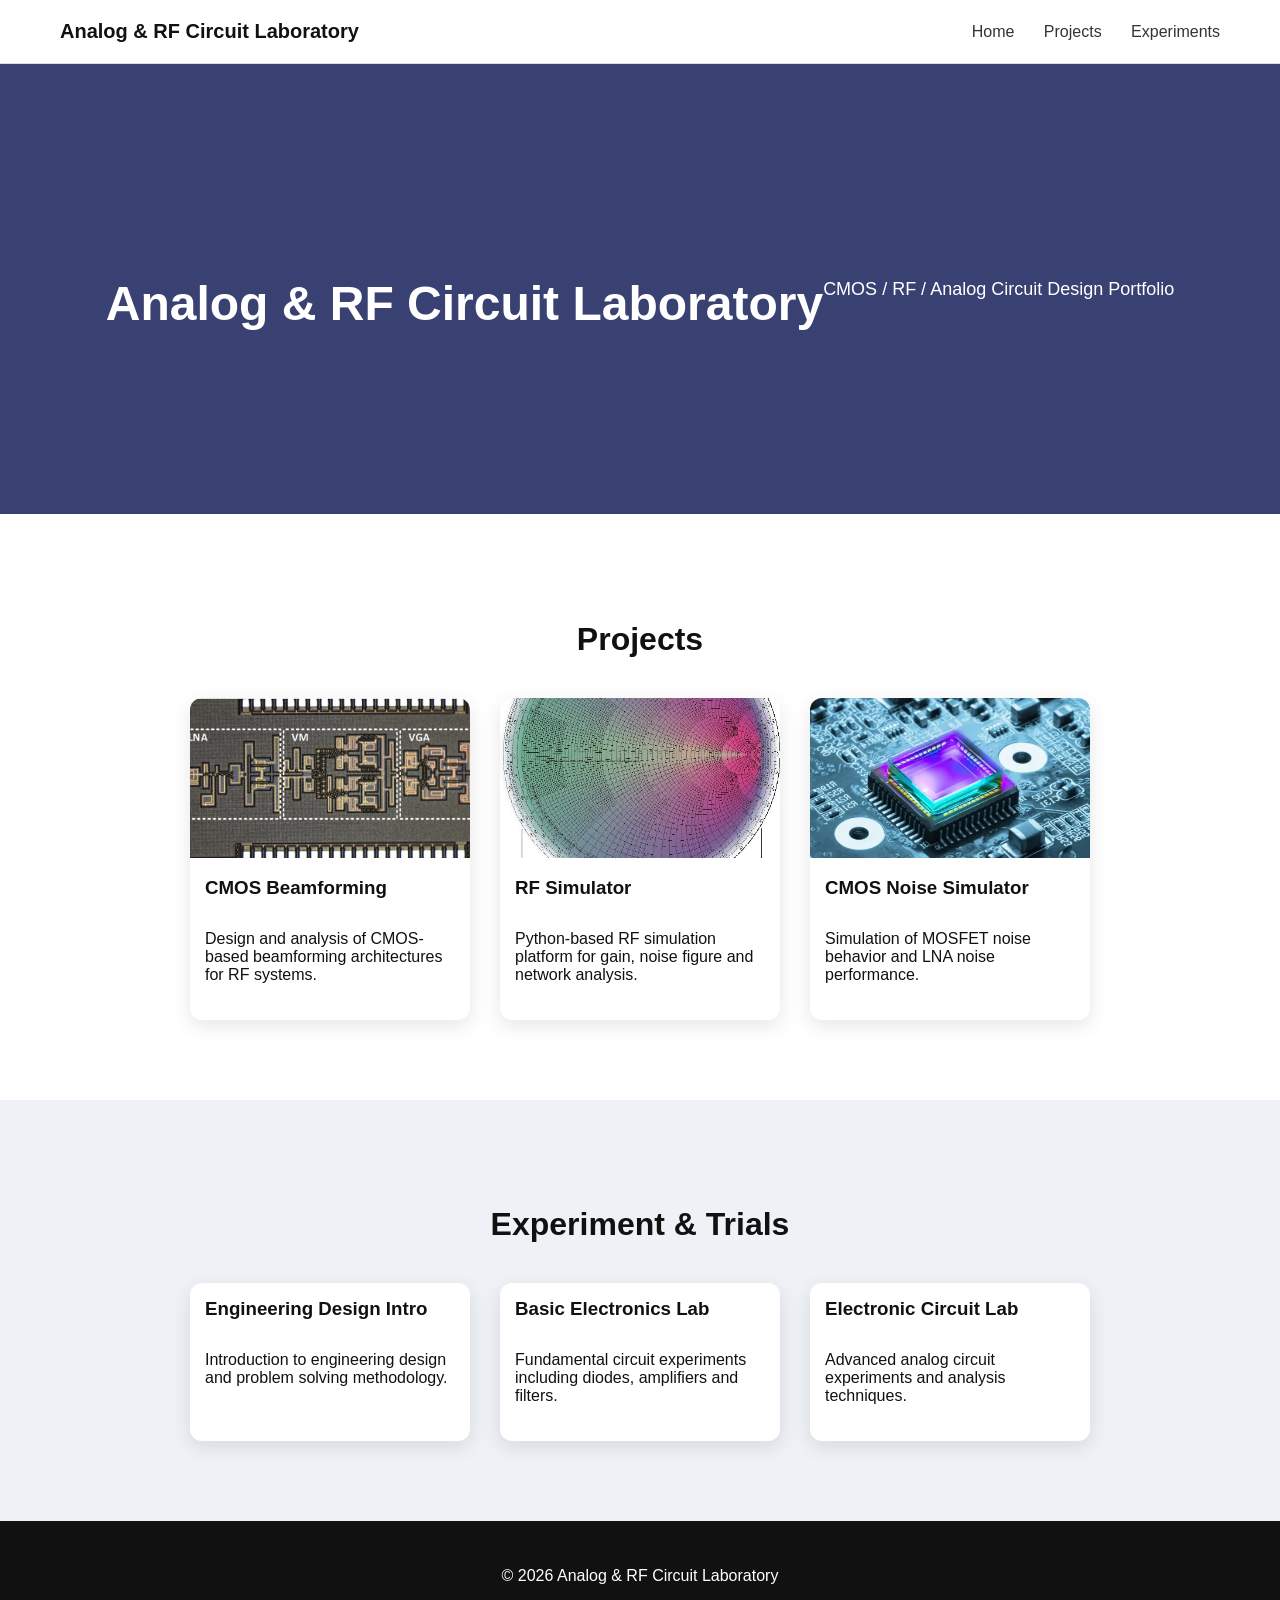
<file: index.html>
<!DOCTYPE html>
<html lang="en">
<head>

<meta charset="UTF-8">
<title>Analog & RF Circuit Laboratory</title>

<link rel="stylesheet" href="style.css">

</head>

<body>

<header>

<div class="logo">
Analog & RF Circuit Laboratory
</div>

<nav>

<a href="#">Home</a>
<a href="#">Projects</a>
<a href="#">Experiments</a>

</nav>

</header>

<section class="hero">
  <h1>Analog & RF Circuit Laboratory</h1>
  <p>CMOS / RF / Analog Circuit Design Portfolio</p>
</section>
  
</div>

</section>


<section class="projects">

<h2>Projects</h2>

<div class="card-container">

<div class="card">

<img src="images/CMOS beam.png">

<h3>CMOS Beamforming</h3>

<p>
Design and analysis of CMOS-based beamforming architectures
for RF systems.
</p>

</div>


<a href="projects/project2.html" class="card-link">

<div class="card">

<img src="images/Smith-Chart.jpg">

<h3>RF Simulator</h3>

<p>
Python-based RF simulation platform for gain,
noise figure and network analysis.
</p>

</div>

</a>


<div class="card">

<img src="images/cmos-integrated-circuits.webp">

<h3>CMOS Noise Simulator</h3>

<p>
Simulation of MOSFET noise behavior and
LNA noise performance.
</p>

</div>

</div>

</section>


<section class="experiments">

<h2>Experiment & Trials</h2>

<div class="card-container">

<div class="card">

<h3>Engineering Design Intro</h3>

<p>
Introduction to engineering design and
problem solving methodology.
</p>

</div>


<div class="card">

<h3>Basic Electronics Lab</h3>

<p>
Fundamental circuit experiments including
diodes, amplifiers and filters.
</p>

</div>


<div class="card">

<h3>Electronic Circuit Lab</h3>

<p>
Advanced analog circuit experiments and
analysis techniques.
</p>

</div>

</div>

</section>


<footer>

<p>© 2026 Analog & RF Circuit Laboratory</p>

</footer>

</body>
</html>
</file>
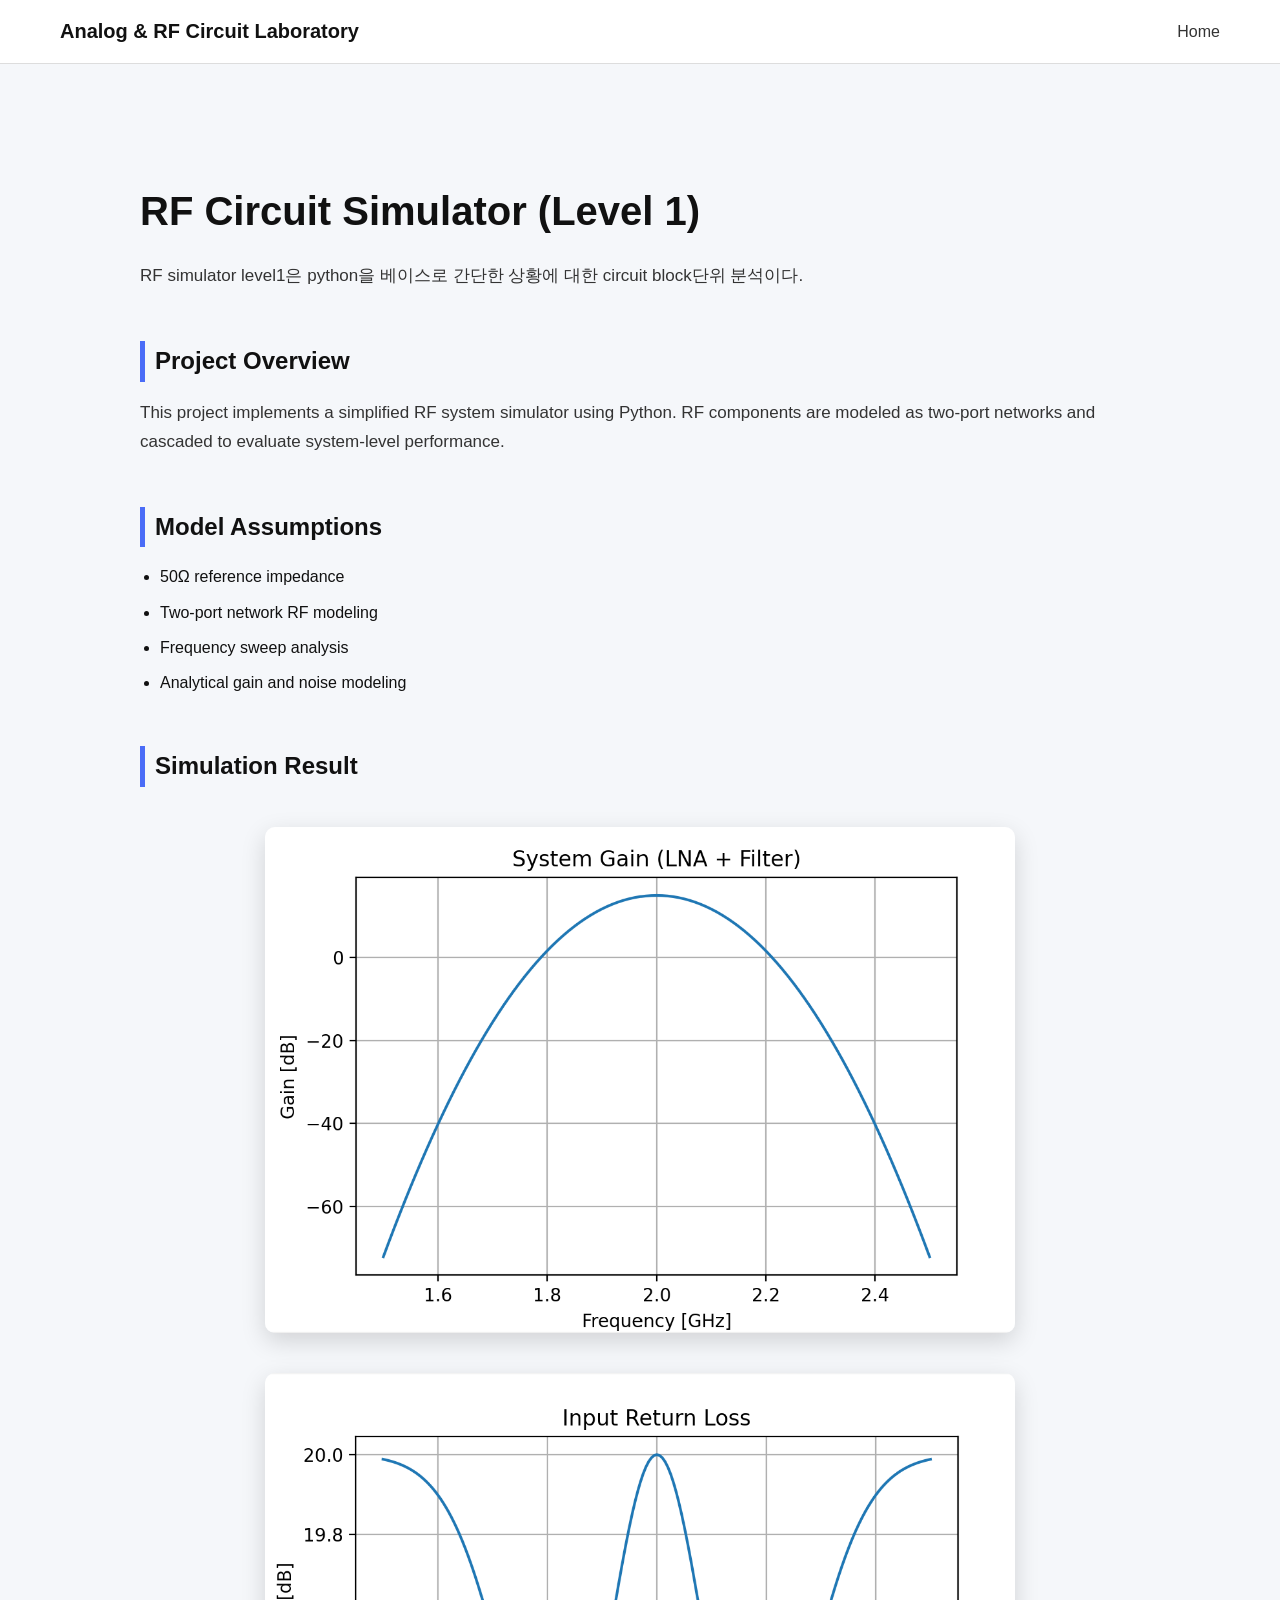
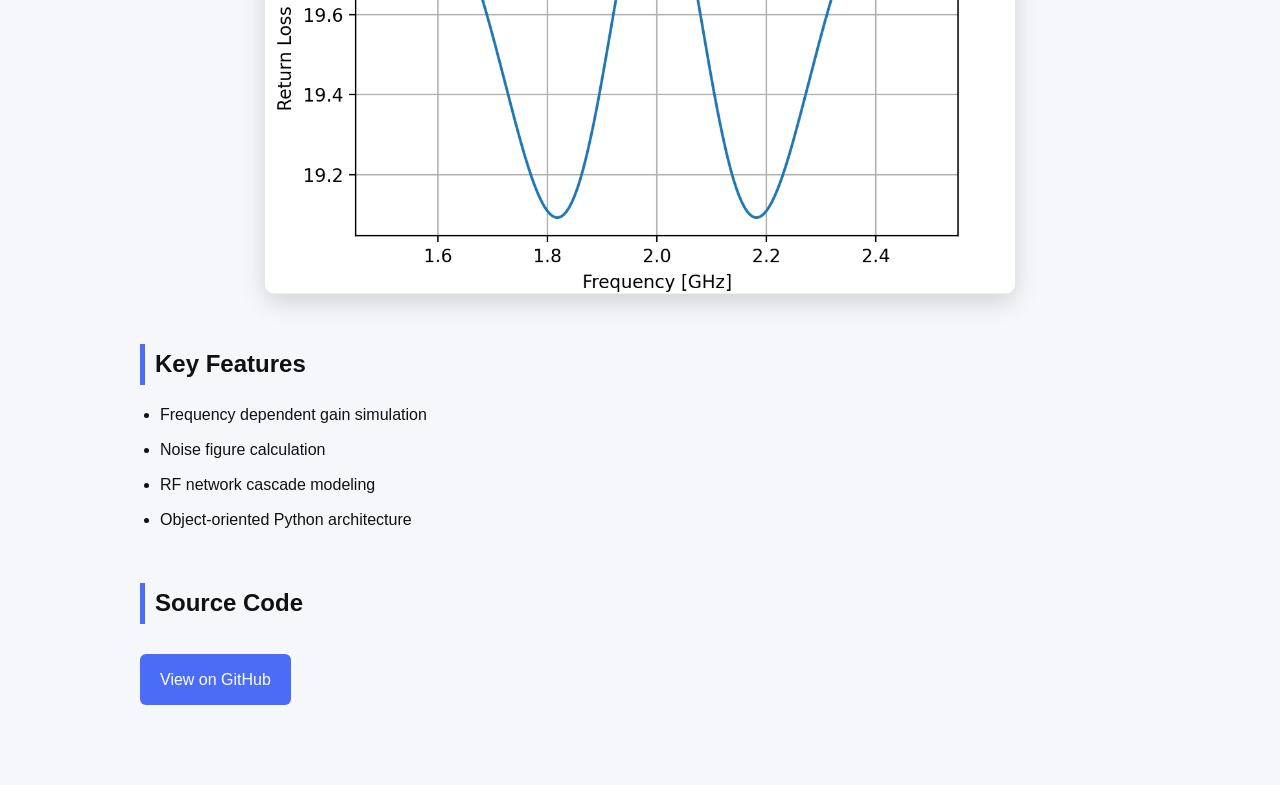
<file: projects/project2.html>
<!DOCTYPE html>
<html lang="en">

<head>
<meta charset="UTF-8">
<title>RF Simulator Project</title>

<link rel="stylesheet" href="../style.css">

</head>

<body>

<header>

<div class="logo">
Analog & RF Circuit Laboratory
</div>

<nav>

<a href="../index.html">Home</a>

</nav>

</header>


<section class="project-page">

<h1>RF Circuit Simulator (Level 1)</h1>

<p>
RF simulator level1은 python을 베이스로 간단한 상황에 대한
circuit block단위 분석이다.
</p>


<h2>Project Overview</h2>

<p>
This project implements a simplified RF system simulator
using Python. RF components are modeled as two-port networks
and cascaded to evaluate system-level performance.
</p>


<h2>Model Assumptions</h2>

<ul>

<li>50Ω reference impedance</li>
<li>Two-port network RF modeling</li>
<li>Frequency sweep analysis</li>
<li>Analytical gain and noise modeling</li>

</ul>


<h2>Simulation Result</h2>

<img src="images/System Gain.png" class="result-image">
<img src="images/Input Return Loss.png" class="result-image">

<h2>Key Features</h2>

<ul>

<li>Frequency dependent gain simulation</li>
<li>Noise figure calculation</li>
<li>RF network cascade modeling</li>
<li>Object-oriented Python architecture</li>

</ul>


<h2>Source Code</h2>

<a href="https://github.com/너의github" class="github-btn">
View on GitHub
</a>


</section>

</body>
</html>
</file>
<file: style.css>
body{

font-family: Arial, Helvetica, sans-serif;
margin:0;
background:#f5f7fa;
color:#111;

}

header{

display:flex;
justify-content:space-between;
align-items:center;

padding:20px 60px;

background:white;

border-bottom:1px solid #ddd;

}

.logo{

font-size:20px;
font-weight:bold;

}

nav a{

margin-left:25px;
text-decoration:none;
color:#333;
font-weight:500;

}


/* HERO */

.hero{

height:450px;

background-image:
linear-gradient(rgba(10,20,80,0.8),rgba(10,20,80,0.8)),
url("https://upload.wikimedia.org/wikipedia/commons/4/4b/Common_source_amplifier.svg");

background-size:cover;
background-position:center;

display:flex;
justify-content:center;
align-items:center;

text-align:center;
color:white;

}

.hero h1{

font-size:48px;
margin-bottom:10px;

}

.hero p{

font-size:18px;

}


/* PROJECTS */

.projects{

padding:80px 60px;
background:white;

}

.projects h2{

text-align:center;
font-size:32px;
margin-bottom:40px;

}


.card-container{

display:flex;
justify-content:center;
gap:30px;
flex-wrap:wrap;

}


.card{

width:280px;
background:white;

border-radius:12px;

box-shadow:0 6px 20px rgba(0,0,0,0.1);

overflow:hidden;

transition:0.3s;

}

.card:hover{

transform:translateY(-8px);

box-shadow:0 10px 30px rgba(0,0,0,0.2);

}

.card img{

width:100%;
height:160px;
object-fit:cover;

}

.card h3{

padding:15px;
margin:0;

}

.card p{

padding:0 15px 20px 15px;

}

.card-link{
text-decoration:none;
color:inherit;
display:block;
}

/* EXPERIMENTS */

.experiments{

padding:80px 60px;
background:#eef2f7;

}

.experiments h2{

text-align:center;
font-size:32px;
margin-bottom:40px;

}


/* FOOTER */

footer{

text-align:center;
padding:30px;
background:#111;
color:white;

}

/* PROJECT PAGE */

.project-page{

max-width:1000px;
margin:auto;
padding:80px 20px;

line-height:1.7;

}

.project-page h1{

font-size:40px;
margin-bottom:10px;

}

.project-page h2{

margin-top:50px;
margin-bottom:15px;

font-size:24px;

border-left:5px solid #4a6cf7;
padding-left:10px;

}

.project-page p{

font-size:17px;
color:#333;

}

.project-page ul{

padding-left:20px;

}

.project-page li{

margin-bottom:8px;

}

/* RESULT IMAGE */

.result-image{

width:100%;
max-width:750px;

display:block;
margin:40px auto;

border-radius:10px;

box-shadow:0 8px 25px rgba(0,0,0,0.15);

}

/* GITHUB BUTTON */

.github-btn{

display:inline-block;

margin-top:15px;
padding:12px 20px;

background:#4a6cf7;
color:white;

text-decoration:none;

border-radius:6px;

font-weight:500;

transition:0.2s;

}

.github-btn:hover{

background:#2f4ed8;

}
</file>
